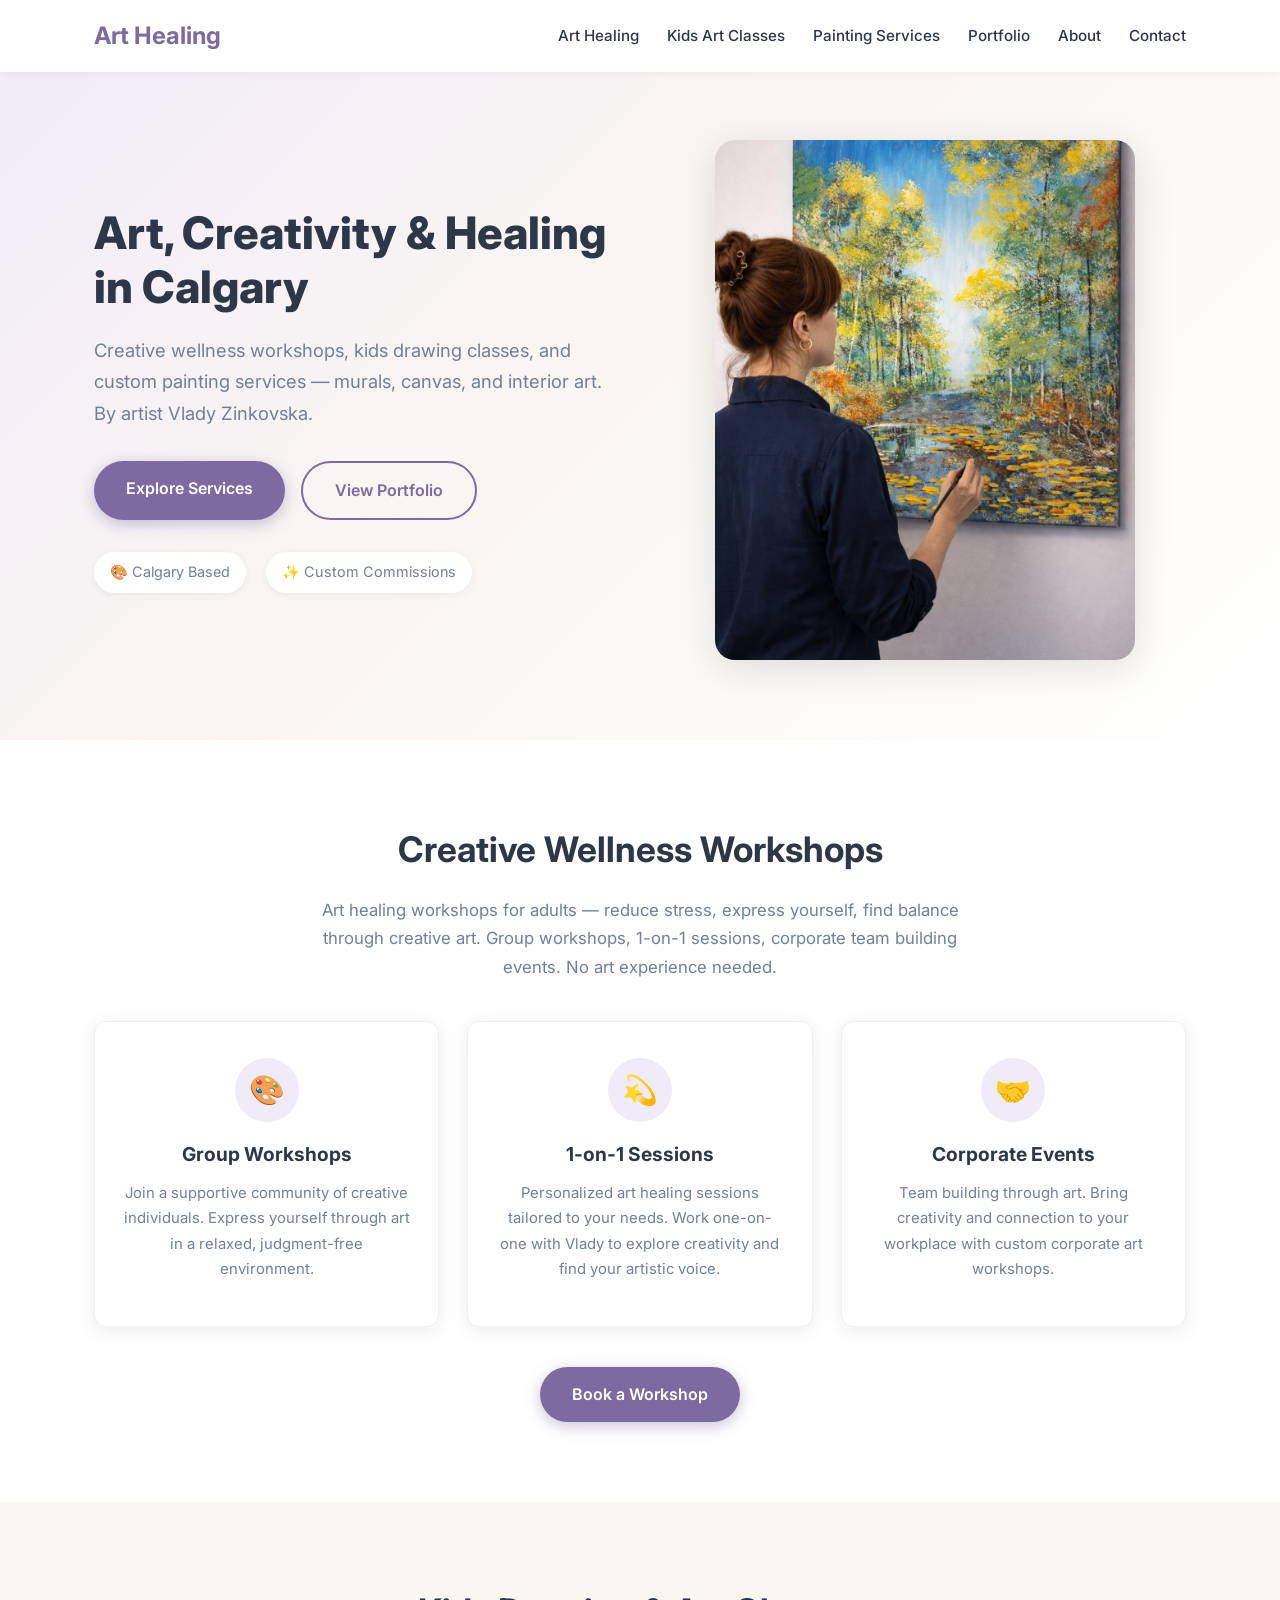
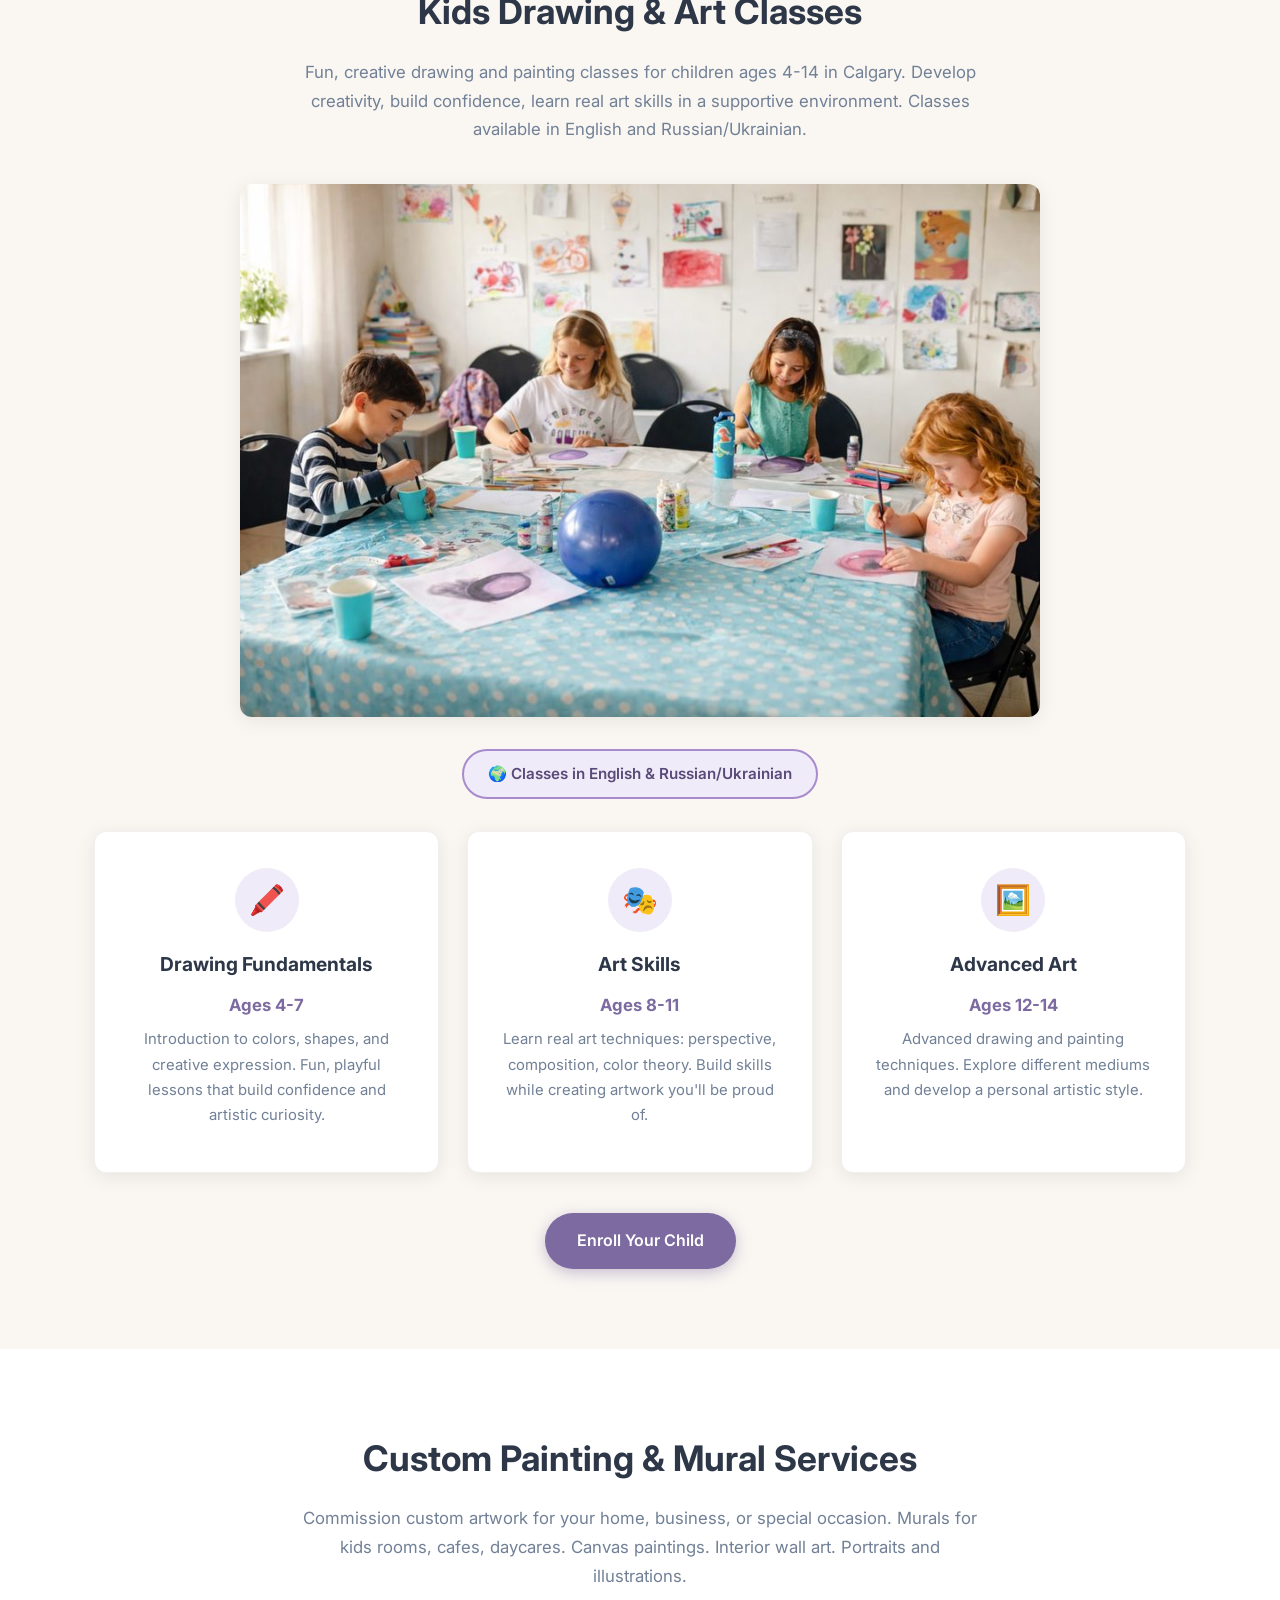
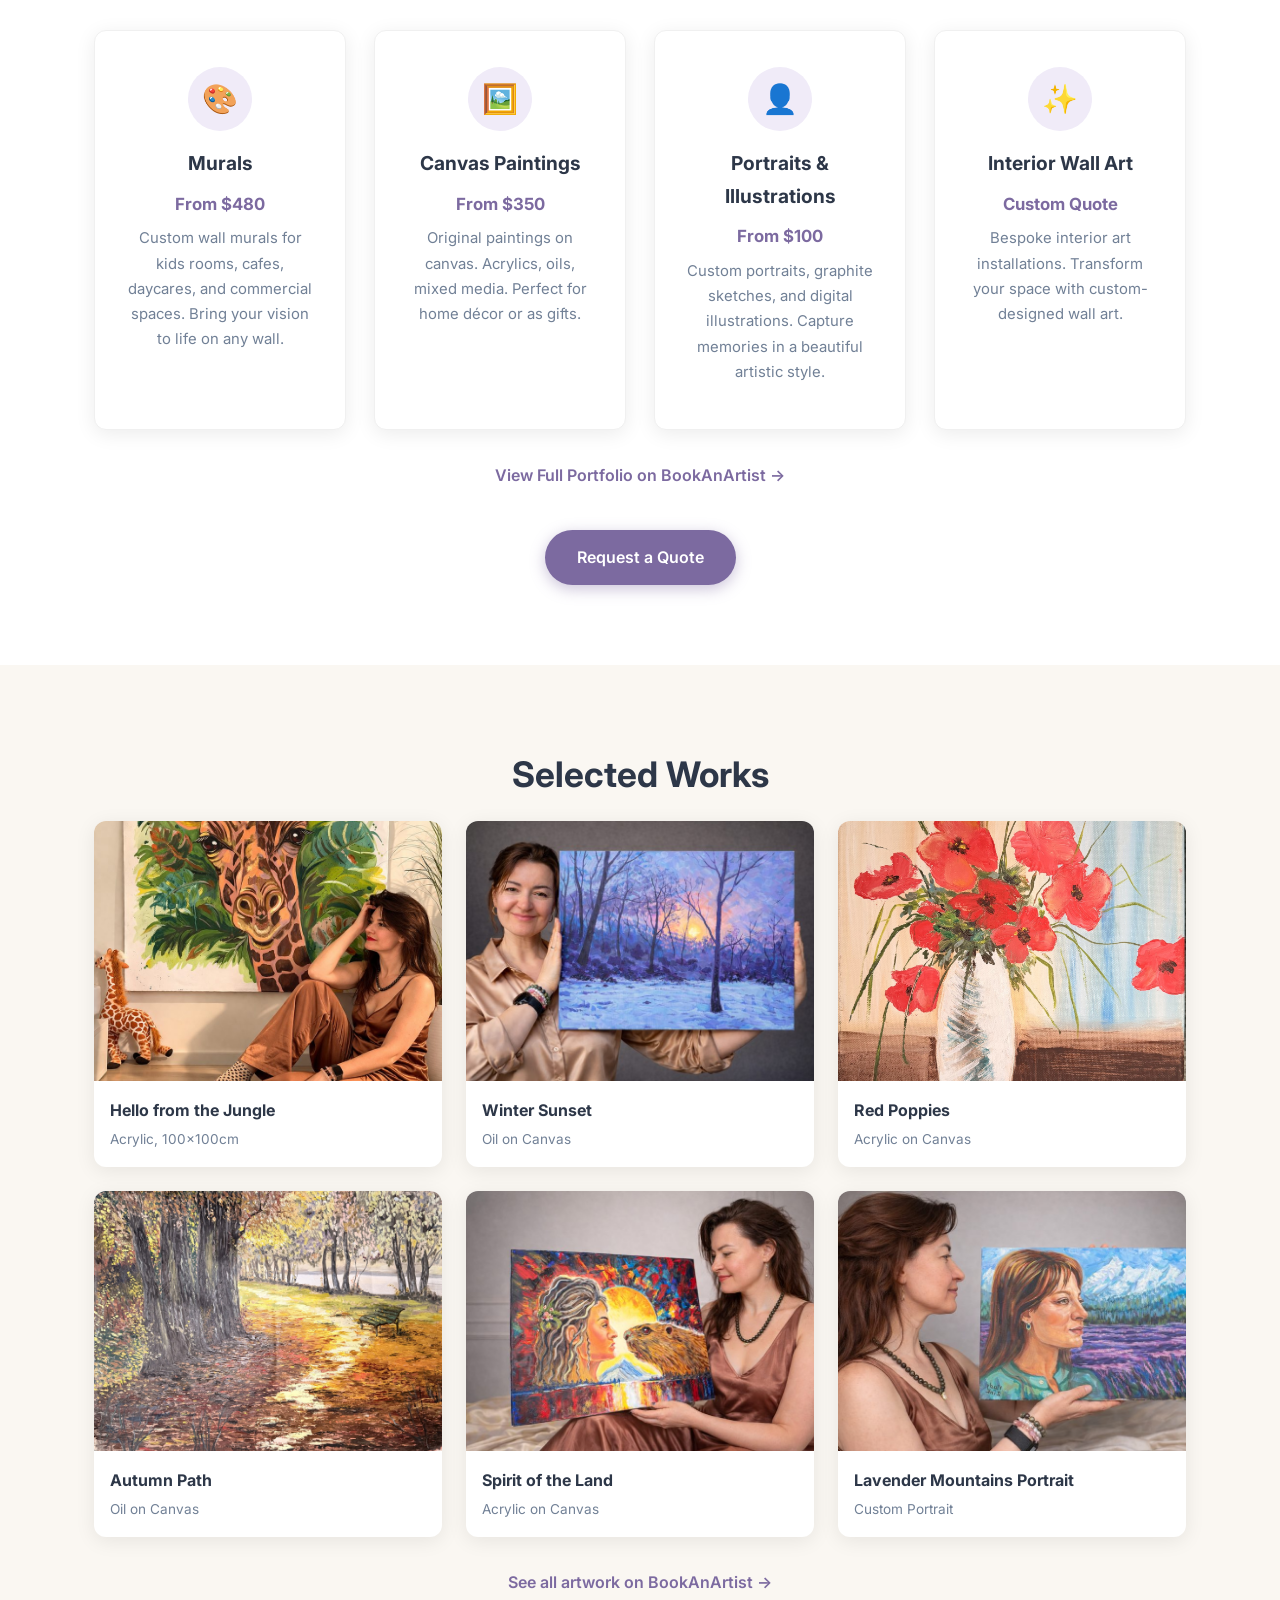
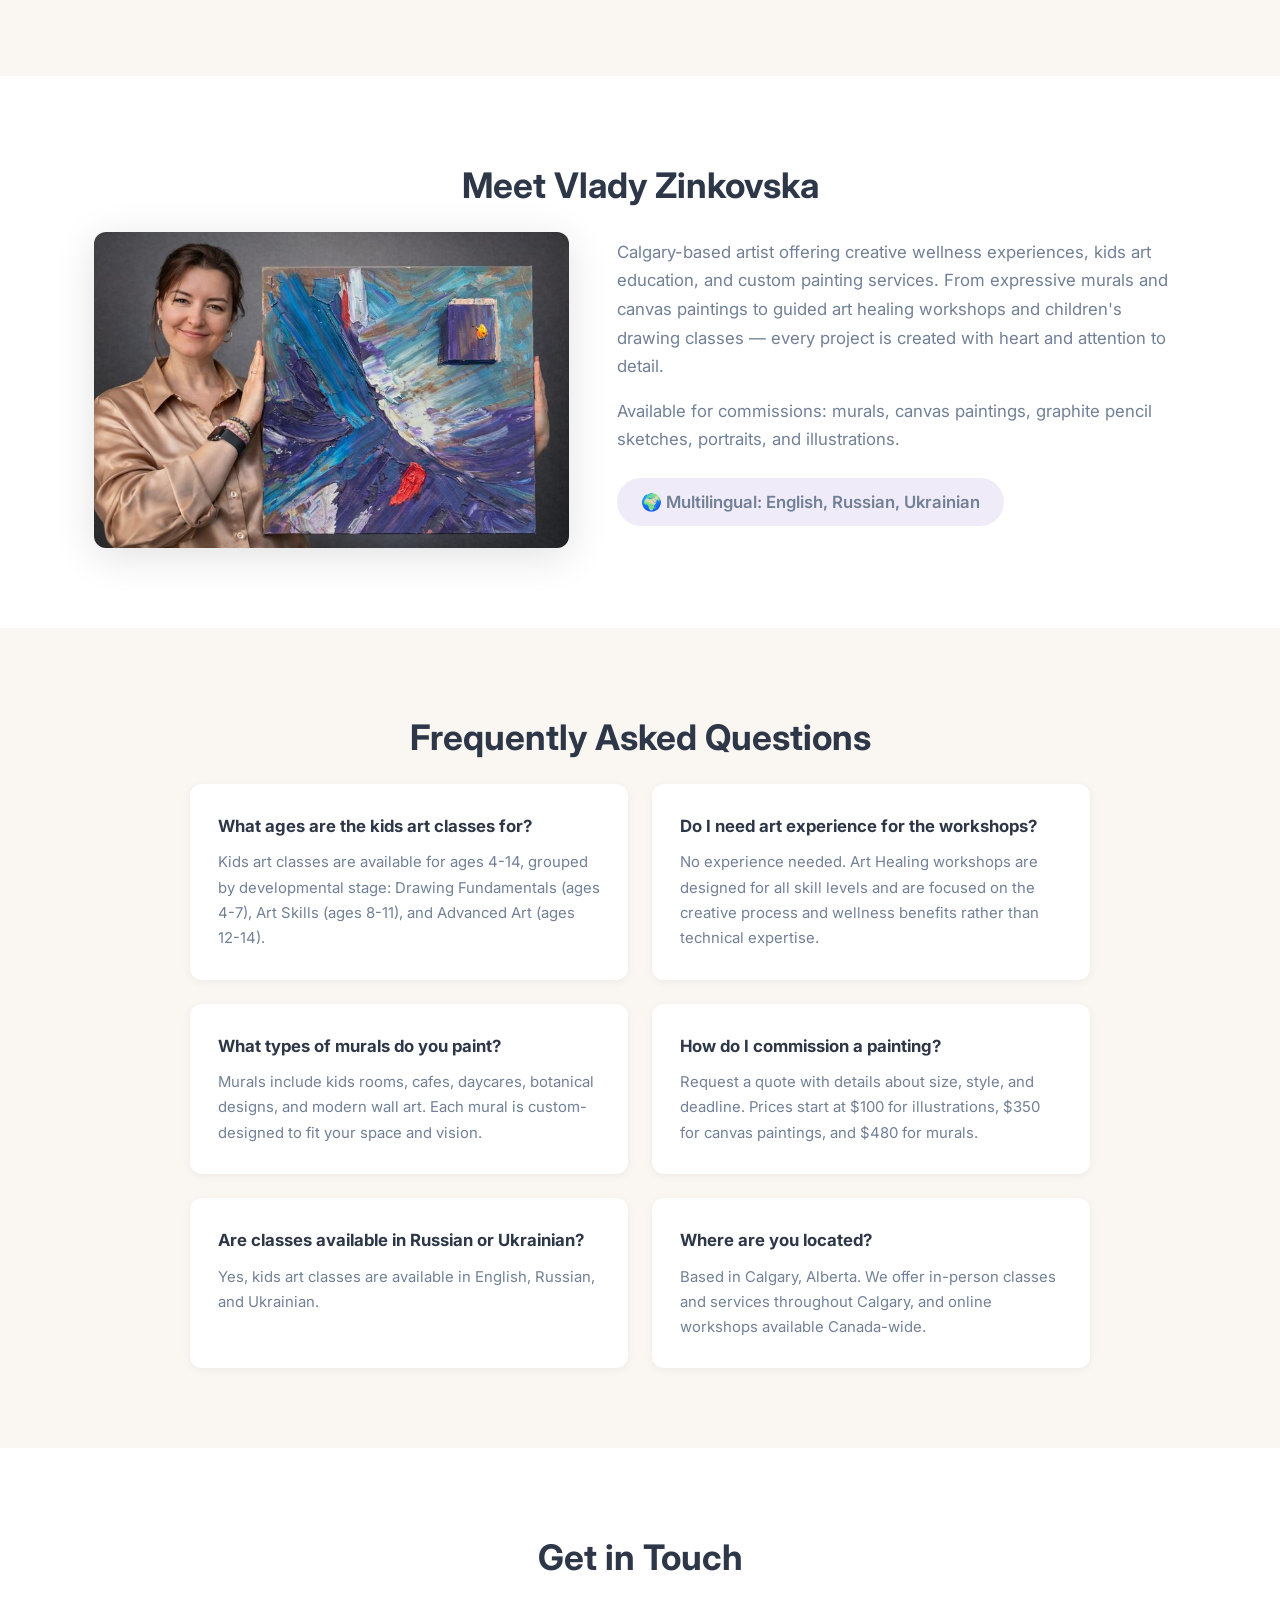
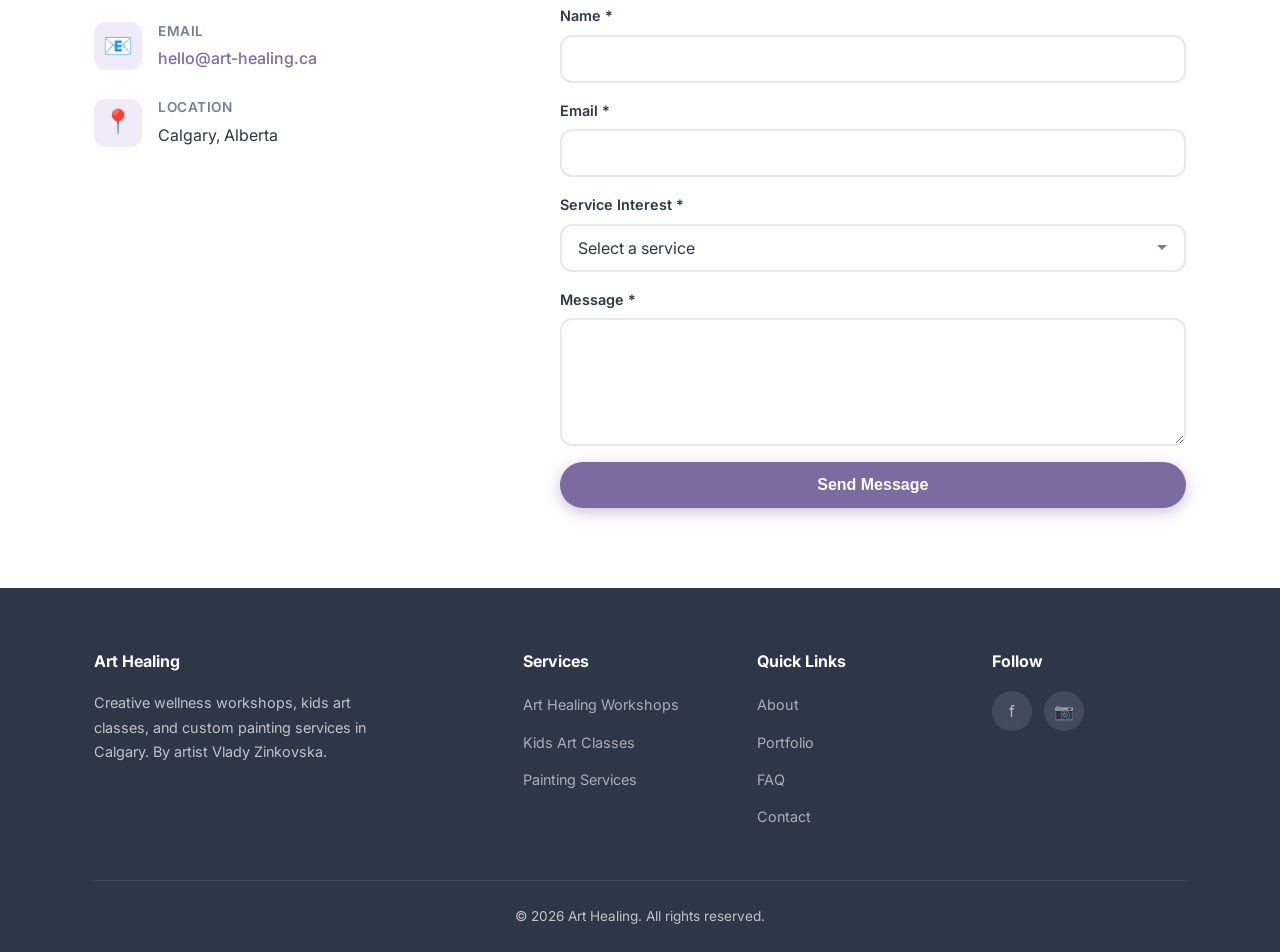
<file: index.html>
<!DOCTYPE html>
<html lang="en">
<head>
  <meta charset="UTF-8">
  <meta name="viewport" content="width=device-width, initial-scale=1.0">
  <title>Art Healing Calgary | Kids Art Classes, Custom Murals & Creative Wellness</title>
  <meta name="description" content="Calgary artist Vlady Zinkovska — creative wellness workshops, kids drawing classes, custom murals, canvas paintings & interior art. Book now.">
  <meta name="keywords" content="art healing Calgary, kids art classes Calgary, mural painter Calgary, custom painting Calgary, drawing classes for kids, creative wellness workshops">
  <meta name="google-site-verification" content="RE-4eRrQ2pDCdExUfuhXsBAxTDd8OAjCA4iUACjofAU" />

  <!-- Open Graph / Social Media -->
  <meta property="og:type" content="website">
  <meta property="og:url" content="https://art-healing.ca/">
  <meta property="og:title" content="Art Healing Calgary | Kids Art Classes, Custom Murals & Creative Wellness">
  <meta property="og:description" content="Calgary artist Vlady Zinkovska — creative wellness workshops, kids drawing classes, custom murals, canvas paintings & interior art.">
  <meta property="og:image" content="https://art-healing.ca/og-image.jpg">

  <!-- Geo Tags -->
  <meta name="geo.position" content="51.0447;-114.0719">
  <meta name="ICBM" content="51.0447, -114.0719">
  <meta name="geo.placename" content="Calgary, Alberta, Canada">
  <meta name="geo.region" content="CA-AB">

  <!-- Canonical -->
  <link rel="canonical" href="https://art-healing.ca/">

  <!-- Stylesheet -->
  <link rel="stylesheet" href="/css/style.css?v=5">
  <link rel="preconnect" href="https://fonts.googleapis.com">
  <link rel="preconnect" href="https://fonts.gstatic.com" crossorigin>
  <link href="https://fonts.googleapis.com/css2?family=Inter:wght@400;500;600;700&display=swap" rel="stylesheet">

  <!-- JSON-LD Schema: LocalBusiness -->
  <script type="application/ld+json">
  {
    "@context": "https://schema.org",
    "@type": "LocalBusiness",
    "name": "Art Healing",
    "image": "https://art-healing.ca/og-image.jpg",
    "description": "Creative wellness workshops, kids art classes, and custom painting services in Calgary",
    "address": {
      "@type": "PostalAddress",
      "addressLocality": "Calgary",
      "addressRegion": "AB",
      "addressCountry": "CA"
    },
    "telephone": "",
    "email": "hello@art-healing.ca",
    "url": "https://art-healing.ca",
    "priceRange": "$100 - $2000+",
    "geo": {
      "@type": "GeoCoordinates",
      "latitude": 51.0447,
      "longitude": -114.0719
    },
    "areaServed": "Calgary, Alberta, Canada"
  }
  </script>

  <!-- JSON-LD Schema: FAQPage -->
  <script type="application/ld+json">
  {
    "@context": "https://schema.org",
    "@type": "FAQPage",
    "mainEntity": [
      {
        "@type": "Question",
        "name": "What ages are the kids art classes for?",
        "acceptedAnswer": {
          "@type": "Answer",
          "text": "Kids art classes are available for ages 4-14, grouped by developmental stage: Drawing Fundamentals (ages 4-7), Art Skills (ages 8-11), and Advanced Art (ages 12-14)."
        }
      },
      {
        "@type": "Question",
        "name": "Do I need art experience for the workshops?",
        "acceptedAnswer": {
          "@type": "Answer",
          "text": "No experience needed. Art Healing workshops are designed for all skill levels and are focused on the creative process and wellness benefits rather than technical expertise."
        }
      },
      {
        "@type": "Question",
        "name": "What types of murals do you paint?",
        "acceptedAnswer": {
          "@type": "Answer",
          "text": "Murals include kids rooms, cafes, daycares, botanical designs, and modern wall art. Each mural is custom-designed to fit your space and vision."
        }
      },
      {
        "@type": "Question",
        "name": "How do I commission a painting?",
        "acceptedAnswer": {
          "@type": "Answer",
          "text": "Request a quote with details about size, style, and deadline. Prices start at $100 for illustrations, $350 for canvas paintings, and $480 for murals."
        }
      },
      {
        "@type": "Question",
        "name": "Are classes available in Russian or Ukrainian?",
        "acceptedAnswer": {
          "@type": "Answer",
          "text": "Yes, kids art classes are available in English, Russian, and Ukrainian."
        }
      },
      {
        "@type": "Question",
        "name": "Where are you located?",
        "acceptedAnswer": {
          "@type": "Answer",
          "text": "Based in Calgary, Alberta. We offer in-person classes and services throughout Calgary, and online workshops available Canada-wide."
        }
      }
    ]
  }
  </script>
</head>
<body>
  <!-- HEADER -->
  <header class="header">
    <div class="container">
      <div class="header-content">
        <div class="logo">
          <h1>Art Healing</h1>
        </div>

        <!-- Desktop Navigation -->
        <nav class="nav nav-desktop">
          <ul>
            <li><a href="#art-healing">Art Healing</a></li>
            <li><a href="#kids-classes">Kids Art Classes</a></li>
            <li><a href="#painting-services">Painting Services</a></li>
            <li><a href="#portfolio">Portfolio</a></li>
            <li><a href="#about">About</a></li>
            <li><a href="#contact">Contact</a></li>
          </ul>
        </nav>

        <!-- Mobile Hamburger Menu -->
        <button class="hamburger" aria-label="Toggle menu" onclick="toggleMobileMenu()">
          <span></span>
          <span></span>
          <span></span>
        </button>
      </div>

      <!-- Mobile Navigation -->
      <nav class="nav nav-mobile" id="mobileMenu">
        <ul>
          <li><a href="#art-healing" onclick="toggleMobileMenu()">Art Healing</a></li>
          <li><a href="#kids-classes" onclick="toggleMobileMenu()">Kids Art Classes</a></li>
          <li><a href="#painting-services" onclick="toggleMobileMenu()">Painting Services</a></li>
          <li><a href="#portfolio" onclick="toggleMobileMenu()">Portfolio</a></li>
          <li><a href="#about" onclick="toggleMobileMenu()">About</a></li>
          <li><a href="#contact" onclick="toggleMobileMenu()">Contact</a></li>
        </ul>
      </nav>
    </div>
  </header>

  <!-- HERO SECTION -->
  <section class="hero">
    <div class="container">
      <div class="hero-grid">
        <div class="hero-content">
          <h2>Art, Creativity & Healing in Calgary</h2>
          <p>Creative wellness workshops, kids drawing classes, and custom painting services — murals, canvas, and interior art. By artist Vlady Zinkovska.</p>

          <div class="hero-ctas">
            <a href="#art-healing" class="cta-button cta-primary">Explore Services</a>
            <a href="#portfolio" class="cta-button cta-secondary">View Portfolio</a>
          </div>

          <div class="trust-badges">
            <span class="badge">🎨 Calgary Based</span>
            <span class="badge">✨ Custom Commissions</span>
          </div>
        </div>
        <div class="hero-image">
          <img src="/images/hero-artist.jpg" alt="Artist Vlady Zinkovska painting autumn landscape in Calgary studio" width="1024" height="1536" loading="eager">
        </div>
      </div>
    </div>
  </section>

  <!-- SECTION 1: ART HEALING WORKSHOPS -->
  <section id="art-healing" class="section services-section">
    <div class="container">
      <h2>Creative Wellness Workshops</h2>
      <p class="section-description">Art healing workshops for adults — reduce stress, express yourself, find balance through creative art. Group workshops, 1-on-1 sessions, corporate team building events. No art experience needed.</p>

      <div class="services-grid">
        <div class="service-card">
          <div class="service-icon">🎨</div>
          <h3>Group Workshops</h3>
          <p>Join a supportive community of creative individuals. Express yourself through art in a relaxed, judgment-free environment.</p>
        </div>

        <div class="service-card">
          <div class="service-icon">💫</div>
          <h3>1-on-1 Sessions</h3>
          <p>Personalized art healing sessions tailored to your needs. Work one-on-one with Vlady to explore creativity and find your artistic voice.</p>
        </div>

        <div class="service-card">
          <div class="service-icon">🤝</div>
          <h3>Corporate Events</h3>
          <p>Team building through art. Bring creativity and connection to your workplace with custom corporate art workshops.</p>
        </div>
      </div>

      <div class="section-cta">
        <a href="#contact" class="cta-button cta-primary">Book a Workshop</a>
      </div>
    </div>
  </section>

  <!-- SECTION 2: KIDS ART CLASSES -->
  <section id="kids-classes" class="section services-section alt-bg">
    <div class="container">
      <h2>Kids Drawing & Art Classes</h2>
      <p class="section-description">Fun, creative drawing and painting classes for children ages 4-14 in Calgary. Develop creativity, build confidence, learn real art skills in a supportive environment. Classes available in English and Russian/Ukrainian.</p>

      <div class="section-feature-image">
        <img src="/images/kids-class-group.jpg" alt="Kids art class in Calgary — children painting together at table" width="900" height="600" loading="lazy">
      </div>

      <div class="highlight-badge">
        <span>🌍 Classes in English & Russian/Ukrainian</span>
      </div>

      <div class="services-grid">
        <div class="service-card">
          <div class="service-icon">🖍️</div>
          <h3>Drawing Fundamentals</h3>
          <p><strong>Ages 4-7</strong></p>
          <p>Introduction to colors, shapes, and creative expression. Fun, playful lessons that build confidence and artistic curiosity.</p>
        </div>

        <div class="service-card">
          <div class="service-icon">🎭</div>
          <h3>Art Skills</h3>
          <p><strong>Ages 8-11</strong></p>
          <p>Learn real art techniques: perspective, composition, color theory. Build skills while creating artwork you'll be proud of.</p>
        </div>

        <div class="service-card">
          <div class="service-icon">🖼️</div>
          <h3>Advanced Art</h3>
          <p><strong>Ages 12-14</strong></p>
          <p>Advanced drawing and painting techniques. Explore different mediums and develop a personal artistic style.</p>
        </div>
      </div>

      <div class="section-cta">
        <a href="#contact" class="cta-button cta-primary">Enroll Your Child</a>
      </div>
    </div>
  </section>

  <!-- SECTION 3: PAINTING SERVICES -->
  <section id="painting-services" class="section services-section">
    <div class="container">
      <h2>Custom Painting & Mural Services</h2>
      <p class="section-description">Commission custom artwork for your home, business, or special occasion. Murals for kids rooms, cafes, daycares. Canvas paintings. Interior wall art. Portraits and illustrations.</p>

      <div class="services-grid services-4-col">
        <div class="service-card">
          <div class="service-icon">🎨</div>
          <h3>Murals</h3>
          <p><strong>From $480</strong></p>
          <p>Custom wall murals for kids rooms, cafes, daycares, and commercial spaces. Bring your vision to life on any wall.</p>
        </div>

        <div class="service-card">
          <div class="service-icon">🖼️</div>
          <h3>Canvas Paintings</h3>
          <p><strong>From $350</strong></p>
          <p>Original paintings on canvas. Acrylics, oils, mixed media. Perfect for home décor or as gifts.</p>
        </div>

        <div class="service-card">
          <div class="service-icon">👤</div>
          <h3>Portraits & Illustrations</h3>
          <p><strong>From $100</strong></p>
          <p>Custom portraits, graphite sketches, and digital illustrations. Capture memories in a beautiful artistic style.</p>
        </div>

        <div class="service-card">
          <div class="service-icon">✨</div>
          <h3>Interior Wall Art</h3>
          <p><strong>Custom Quote</strong></p>
          <p>Bespoke interior art installations. Transform your space with custom-designed wall art.</p>
        </div>
      </div>

      <div class="portfolio-link">
        <p><a href="https://bookanartist.co/artist/artist-for-hire/22168" target="_blank" rel="noopener noreferrer">View Full Portfolio on BookAnArtist →</a></p>
      </div>

      <div class="section-cta">
        <a href="#contact" class="cta-button cta-primary">Request a Quote</a>
      </div>
    </div>
  </section>

  <!-- PORTFOLIO PREVIEW -->
  <section id="portfolio" class="section portfolio-section alt-bg">
    <div class="container">
      <h2>Selected Works</h2>

      <div class="portfolio-grid">
        <div class="portfolio-item">
          <img class="portfolio-image" src="/images/portfolio-giraffe.jpg" alt="Hello from the Jungle — acrylic giraffe painting by Vlady Zinkovska" loading="lazy">
          <h3>Hello from the Jungle</h3>
          <p>Acrylic, 100x100cm</p>
        </div>

        <div class="portfolio-item">
          <img class="portfolio-image" src="/images/portfolio-winter-sunset.jpg" alt="Winter Sunset — oil painting of snowy forest at sunset" loading="lazy">
          <h3>Winter Sunset</h3>
          <p>Oil on Canvas</p>
        </div>

        <div class="portfolio-item">
          <img class="portfolio-image" src="/images/portfolio-new-poppies.jpg" alt="Red Poppies — floral still life painting by Calgary artist Vlady Zinkovska" loading="lazy">
          <h3>Red Poppies</h3>
          <p>Acrylic on Canvas</p>
        </div>

        <div class="portfolio-item">
          <img class="portfolio-image" src="/images/portfolio-autumn-path.jpg" alt="Autumn Path — golden fall forest scene painting by Vlady Zinkovska, Calgary" loading="lazy">
          <h3>Autumn Path</h3>
          <p>Oil on Canvas</p>
        </div>

        <div class="portfolio-item">
          <img class="portfolio-image" src="/images/portfolio-spirit-land.jpg" alt="Spirit of the Land — colorful acrylic painting" loading="lazy">
          <h3>Spirit of the Land</h3>
          <p>Acrylic on Canvas</p>
        </div>

        <div class="portfolio-item">
          <img class="portfolio-image" src="/images/portfolio-lavender-portrait.jpg" alt="Lavender Mountains Portrait — custom portrait painting by Vlady Zinkovska" loading="lazy">
          <h3>Lavender Mountains Portrait</h3>
          <p>Custom Portrait</p>
        </div>
      </div>

      <div class="portfolio-link">
        <p><a href="https://bookanartist.co/artist/artist-for-hire/22168" target="_blank" rel="noopener noreferrer">See all artwork on BookAnArtist →</a></p>
      </div>
    </div>
  </section>

  <!-- ABOUT SECTION -->
  <section id="about" class="section about-section">
    <div class="container">
      <h2>Meet Vlady Zinkovska</h2>

      <div class="about-grid">
        <div class="about-image">
          <img src="/images/about-vlady.jpg" alt="Artist Vlady Zinkovska holding abstract painting in Calgary studio" width="700" height="466" loading="lazy">
        </div>
        <div class="about-content">
          <p>Calgary-based artist offering creative wellness experiences, kids art education, and custom painting services. From expressive murals and canvas paintings to guided art healing workshops and children's drawing classes — every project is created with heart and attention to detail.</p>

          <p>Available for commissions: murals, canvas paintings, graphite pencil sketches, portraits, and illustrations.</p>

          <p class="about-highlight">🌍 Multilingual: English, Russian, Ukrainian</p>
        </div>
      </div>
    </div>
  </section>

  <!-- FAQ SECTION -->
  <section id="faq" class="section faq-section alt-bg">
    <div class="container">
      <h2>Frequently Asked Questions</h2>

      <div class="faq-grid">
        <div class="faq-item">
          <h3>What ages are the kids art classes for?</h3>
          <p>Kids art classes are available for ages 4-14, grouped by developmental stage: Drawing Fundamentals (ages 4-7), Art Skills (ages 8-11), and Advanced Art (ages 12-14).</p>
        </div>

        <div class="faq-item">
          <h3>Do I need art experience for the workshops?</h3>
          <p>No experience needed. Art Healing workshops are designed for all skill levels and are focused on the creative process and wellness benefits rather than technical expertise.</p>
        </div>

        <div class="faq-item">
          <h3>What types of murals do you paint?</h3>
          <p>Murals include kids rooms, cafes, daycares, botanical designs, and modern wall art. Each mural is custom-designed to fit your space and vision.</p>
        </div>

        <div class="faq-item">
          <h3>How do I commission a painting?</h3>
          <p>Request a quote with details about size, style, and deadline. Prices start at $100 for illustrations, $350 for canvas paintings, and $480 for murals.</p>
        </div>

        <div class="faq-item">
          <h3>Are classes available in Russian or Ukrainian?</h3>
          <p>Yes, kids art classes are available in English, Russian, and Ukrainian.</p>
        </div>

        <div class="faq-item">
          <h3>Where are you located?</h3>
          <p>Based in Calgary, Alberta. We offer in-person classes and services throughout Calgary, and online workshops available Canada-wide.</p>
        </div>
      </div>
    </div>
  </section>

  <!-- CONTACT SECTION -->
  <section id="contact" class="section contact-section">
    <div class="container">
      <h2>Get in Touch</h2>

      <div class="contact-wrapper">
        <div class="contact-info">
          <div class="contact-item">
            <span class="contact-icon">📧</span>
            <div>
              <p class="contact-label">Email</p>
              <a href="mailto:hello@art-healing.ca">hello@art-healing.ca</a>
            </div>
          </div>

          <div class="contact-item">
            <span class="contact-icon">📍</span>
            <div>
              <p class="contact-label">Location</p>
              <p>Calgary, Alberta</p>
            </div>
          </div>
        </div>

        <form class="contact-form" id="contactForm" onsubmit="handleContactForm(event)">
          <div class="form-group">
            <label for="name">Name *</label>
            <input type="text" id="name" name="name" required>
          </div>

          <div class="form-group">
            <label for="email">Email *</label>
            <input type="email" id="email" name="email" required>
          </div>

          <div class="form-group">
            <label for="service">Service Interest *</label>
            <select id="service" name="service" required>
              <option value="">Select a service</option>
              <option value="art-healing-workshop">Art Healing Workshop</option>
              <option value="kids-art-class">Kids Art Class</option>
              <option value="mural-painting">Mural/Painting Commission</option>
              <option value="other">Other</option>
            </select>
          </div>

          <div class="form-group">
            <label for="message">Message *</label>
            <textarea id="message" name="message" rows="5" required></textarea>
          </div>

          <button type="submit" class="cta-button cta-primary">Send Message</button>
        </form>
      </div>
    </div>
  </section>

  <!-- FOOTER -->
  <footer class="footer">
    <div class="container">
      <div class="footer-grid">
        <div class="footer-section">
          <h4>Art Healing</h4>
          <p>Creative wellness workshops, kids art classes, and custom painting services in Calgary. By artist Vlady Zinkovska.</p>
        </div>

        <div class="footer-section">
          <h4>Services</h4>
          <ul>
            <li><a href="#art-healing">Art Healing Workshops</a></li>
            <li><a href="#kids-classes">Kids Art Classes</a></li>
            <li><a href="#painting-services">Painting Services</a></li>
          </ul>
        </div>

        <div class="footer-section">
          <h4>Quick Links</h4>
          <ul>
            <li><a href="#about">About</a></li>
            <li><a href="#portfolio">Portfolio</a></li>
            <li><a href="#faq">FAQ</a></li>
            <li><a href="#contact">Contact</a></li>
          </ul>
        </div>

        <div class="footer-section">
          <h4>Follow</h4>
          <div class="social-links">
            <a href="https://facebook.com" target="_blank" rel="noopener noreferrer" aria-label="Facebook">f</a>
            <a href="https://instagram.com" target="_blank" rel="noopener noreferrer" aria-label="Instagram">📷</a>
          </div>
        </div>
      </div>

      <div class="footer-bottom">
        <p>&copy; 2026 Art Healing. All rights reserved.</p>
      </div>
    </div>
  </footer>

  <!-- JavaScript -->
  <script>
    // Mobile menu toggle
    function toggleMobileMenu() {
      const menu = document.getElementById('mobileMenu');
      menu.classList.toggle('active');
    }

    // Close menu when clicking outside
    document.addEventListener('click', function(event) {
      const header = document.querySelector('header');
      const mobileMenu = document.getElementById('mobileMenu');
      const hamburger = document.querySelector('.hamburger');

      if (!header.contains(event.target)) {
        mobileMenu.classList.remove('active');
      }
    });

    // Handle contact form submission
    function handleContactForm(event) {
      event.preventDefault();

      const form = event.target;
      const name = form.querySelector('#name').value;
      const email = form.querySelector('#email').value;
      const service = form.querySelector('#service').value;
      const message = form.querySelector('#message').value;

      // Create mailto link with form data
      const subject = encodeURIComponent(`Art Healing Inquiry - ${service}`);
      const body = encodeURIComponent(
        `Name: ${name}\nEmail: ${email}\nService: ${service}\n\nMessage:\n${message}`
      );

      // Open mail client
      window.location.href = `mailto:hello@art-healing.ca?subject=${subject}&body=${body}`;

      // Reset form
      form.reset();
      alert('Thank you! Your message will be sent via your email client. If it didn\'t open, please email hello@art-healing.ca directly.');
    }
  </script>
</body>
</html>
</file>
<file: css/style.css>
/* ===== RESET & BASE ===== */
*, *::before, *::after { box-sizing: border-box; margin: 0; padding: 0; }
html { scroll-behavior: smooth; font-size: 16px; }
body {
  font-family: 'Inter', -apple-system, BlinkMacSystemFont, 'Segoe UI', Roboto, sans-serif;
  color: #2d3748; line-height: 1.7; background: #fff;
}
img { max-width: 100%; height: auto; display: block; }
a { text-decoration: none; color: inherit; }
ul { list-style: none; }

/* ===== VARIABLES ===== */
:root {
  --primary: #7c6aa0;
  --primary-light: #a78bcc;
  --primary-dark: #5a4a7a;
  --accent: #e8b86d;
  --accent-light: #f5d9a0;
  --text: #2d3748;
  --text-light: #718096;
  --bg-warm: #faf7f2;
  --bg-lavender: #f0ebf8;
  --white: #ffffff;
  --shadow: 0 4px 20px rgba(0,0,0,0.08);
  --shadow-lg: 0 8px 40px rgba(0,0,0,0.12);
  --radius: 12px;
  --transition: all 0.3s ease;
}

/* ===== UTILITY ===== */
.container { max-width: 1140px; margin: 0 auto; padding: 0 24px; }
.section { padding: 80px 0; }
.alt-bg { background: var(--bg-warm); }

/* ===== CTA BUTTONS ===== */
.cta-button {
  display: inline-block; padding: 14px 32px; border-radius: 50px;
  font-weight: 600; font-size: 1rem; cursor: pointer;
  transition: var(--transition); border: none; text-align: center;
}
.cta-primary {
  background: var(--primary); color: var(--white);
  box-shadow: 0 4px 15px rgba(124,106,160,0.4);
}
.cta-primary:hover { background: var(--primary-dark); transform: translateY(-2px); }
.cta-secondary {
  background: transparent; color: var(--primary);
  border: 2px solid var(--primary);
}
.cta-secondary:hover { background: var(--primary); color: var(--white); }

/* ===== HEADER / NAV ===== */
.header {
  position: fixed; top: 0; left: 0; right: 0; z-index: 1000;
  background: rgba(255,255,255,0.95); backdrop-filter: blur(10px);
  box-shadow: 0 1px 10px rgba(0,0,0,0.05);
}
.header .container { padding-top: 0; padding-bottom: 0; }
.header-content {
  display: flex; align-items: center; justify-content: space-between;
  height: 72px;
}
.logo h1 {
  font-size: 1.5rem; font-weight: 700; color: var(--primary);
  margin: 0;
}
.nav ul { display: flex; gap: 28px; align-items: center; }
.nav a {
  font-weight: 500; color: var(--text); transition: var(--transition);
  font-size: 0.95rem;
}
.nav a:hover { color: var(--primary); }
.nav-mobile {
  display: none; position: absolute; top: 72px; left: 0; right: 0;
  background: var(--white); box-shadow: var(--shadow); padding: 24px;
}
.nav-mobile ul { flex-direction: column; gap: 16px; }
.nav-mobile.active { display: block; }

/* Hamburger */
.hamburger {
  display: none; background: none; border: none; cursor: pointer;
  padding: 8px; flex-direction: column; gap: 5px;
}
.hamburger span {
  display: block; width: 24px; height: 2px; background: var(--text);
  transition: var(--transition);
}

/* ===== HERO ===== */
.hero {
  padding: 140px 0 80px;
  background: linear-gradient(135deg, var(--bg-lavender) 0%, var(--bg-warm) 50%, #fff 100%);
}
.hero-grid {
  display: grid; grid-template-columns: 1fr 1fr; gap: 48px; align-items: center;
}
.hero-content h2 {
  font-size: 2.8rem; font-weight: 800; line-height: 1.2;
  margin-bottom: 20px; color: var(--text);
}
.hero-content p {
  font-size: 1.15rem; color: var(--text-light); margin-bottom: 32px;
  max-width: 520px;
}
.hero-ctas { display: flex; gap: 16px; flex-wrap: wrap; }
.hero-image {
  display: flex; justify-content: center; align-items: center;
}
.hero-image img {
  width: 100%; max-width: 420px; height: auto;
  border-radius: 20px; box-shadow: var(--shadow-lg);
  object-fit: cover; max-height: 520px;
}
.trust-badges {
  display: flex; gap: 20px; margin-top: 32px; flex-wrap: wrap;
}
.trust-badges .badge {
  font-size: 0.9rem; color: var(--text-light);
  background: var(--white); padding: 8px 16px; border-radius: 50px;
  box-shadow: 0 2px 8px rgba(0,0,0,0.06);
}

/* ===== SECTION COMMON ===== */
.services-section h2, .portfolio-section h2, .about-section h2,
.faq-section h2, .contact-section h2 {
  font-size: 2.2rem; font-weight: 700; text-align: center;
  margin-bottom: 16px; color: var(--text);
}
.section-description {
  text-align: center; color: var(--text-light); font-size: 1.05rem;
  max-width: 680px; margin: 0 auto 40px;
}
.section-cta { text-align: center; margin-top: 40px; }

/* ===== SERVICES GRID ===== */
.services-grid {
  display: grid; grid-template-columns: repeat(3, 1fr); gap: 28px;
}
.services-4-col {
  grid-template-columns: repeat(4, 1fr);
}
.service-card {
  background: var(--white); border-radius: var(--radius); padding: 36px 28px;
  text-align: center; box-shadow: var(--shadow); transition: var(--transition);
  border: 1px solid #f0f0f0;
}
.service-card:hover { transform: translateY(-6px); box-shadow: var(--shadow-lg); }
.service-icon {
  width: 64px; height: 64px; border-radius: 50%; margin: 0 auto 16px;
  display: flex; align-items: center; justify-content: center;
  font-size: 1.8rem; background: var(--bg-lavender);
}
.service-card h3 {
  font-size: 1.2rem; margin-bottom: 10px; color: var(--text);
}
.service-card p {
  color: var(--text-light); font-size: 0.93rem; margin-bottom: 8px;
}
.service-card p strong {
  color: var(--primary); font-size: 1.05rem;
}

/* ===== HIGHLIGHT BADGE (multilingual) ===== */
.highlight-badge {
  text-align: center; margin-bottom: 32px;
}
.highlight-badge span {
  display: inline-block; background: var(--bg-lavender);
  color: var(--primary-dark); padding: 10px 24px; border-radius: 50px;
  font-weight: 600; font-size: 0.95rem;
  border: 2px solid var(--primary-light);
}

/* ===== PORTFOLIO LINK ===== */
.portfolio-link {
  text-align: center; margin-top: 32px;
}
.portfolio-link a {
  color: var(--primary); font-weight: 600; font-size: 1rem;
  transition: var(--transition);
}
.portfolio-link a:hover { color: var(--primary-dark); }

/* ===== SECTION FEATURE IMAGE ===== */
.section-feature-image {
  max-width: 800px; margin: 0 auto 32px; border-radius: var(--radius);
  overflow: hidden; box-shadow: var(--shadow);
}
.section-feature-image img {
  width: 100%; height: auto; display: block;
}

/* ===== PORTFOLIO SECTION ===== */
.portfolio-grid {
  display: grid; grid-template-columns: repeat(3, 1fr); gap: 24px;
}
.portfolio-item {
  background: var(--white); border-radius: var(--radius); overflow: hidden;
  box-shadow: var(--shadow); transition: var(--transition);
}
.portfolio-item:hover { transform: translateY(-4px); box-shadow: var(--shadow-lg); }
img.portfolio-image {
  width: 100%; height: 260px; object-fit: cover; display: block;
}
.portfolio-item h3 {
  font-size: 1rem; padding: 16px 16px 4px; color: var(--text);
}
.portfolio-item p {
  font-size: 0.85rem; padding: 0 16px 16px; color: var(--text-light);
}

/* ===== ABOUT SECTION ===== */
.about-section { background: var(--white); }
.about-grid {
  display: grid; grid-template-columns: 1fr 1.2fr; gap: 48px; align-items: center;
}
.about-image {
  border-radius: var(--radius); overflow: hidden; box-shadow: var(--shadow-lg);
}
.about-image img {
  width: 100%; height: auto; display: block;
}
.about-content p {
  color: var(--text-light); font-size: 1.05rem; margin-bottom: 16px;
}
.about-highlight {
  display: inline-block; background: var(--bg-lavender);
  color: var(--primary-dark); padding: 10px 24px; border-radius: 50px;
  font-weight: 600; font-size: 0.95rem; margin-top: 8px;
}

/* ===== FAQ SECTION ===== */
.faq-grid {
  display: grid; grid-template-columns: repeat(2, 1fr); gap: 24px;
  max-width: 900px; margin: 0 auto;
}
.faq-item {
  background: var(--white); border-radius: var(--radius); padding: 28px;
  box-shadow: 0 2px 10px rgba(0,0,0,0.05);
}
.faq-item h3 {
  font-size: 1.05rem; margin-bottom: 10px; color: var(--text);
}
.faq-item p {
  color: var(--text-light); font-size: 0.93rem;
}

/* ===== CONTACT SECTION ===== */
.contact-section { background: var(--white); }
.contact-wrapper {
  display: grid; grid-template-columns: 1fr 1.5fr; gap: 48px;
  align-items: start;
}
.contact-info { display: flex; flex-direction: column; gap: 24px; padding-top: 16px; }
.contact-item {
  display: flex; align-items: center; gap: 16px;
}
.contact-icon {
  font-size: 1.5rem; flex-shrink: 0;
  width: 48px; height: 48px; border-radius: 12px;
  background: var(--bg-lavender); display: flex;
  align-items: center; justify-content: center;
}
.contact-label {
  font-weight: 600; font-size: 0.85rem; color: var(--text-light);
  text-transform: uppercase; letter-spacing: 0.5px; margin-bottom: 2px;
}
.contact-item a {
  color: var(--primary); font-weight: 500; transition: var(--transition);
}
.contact-item a:hover { color: var(--primary-dark); }

/* Contact Form */
.contact-form { display: flex; flex-direction: column; gap: 16px; }
.form-group { display: flex; flex-direction: column; gap: 6px; }
.form-group label {
  font-weight: 600; font-size: 0.9rem; color: var(--text);
}
.contact-form input,
.contact-form select,
.contact-form textarea {
  padding: 12px 16px; border: 2px solid #e8e8e8; border-radius: var(--radius);
  font-size: 1rem; font-family: inherit; outline: none;
  transition: var(--transition); background: var(--white);
  color: var(--text);
}
.contact-form input:focus,
.contact-form select:focus,
.contact-form textarea:focus {
  border-color: var(--primary);
}
.contact-form textarea { resize: vertical; min-height: 120px; }
.contact-form select {
  appearance: none;
  background-image: url("data:image/svg+xml,%3Csvg xmlns='http://www.w3.org/2000/svg' width='12' height='12' viewBox='0 0 12 12'%3E%3Cpath fill='%23718096' d='M6 8L1 3h10z'/%3E%3C/svg%3E");
  background-repeat: no-repeat;
  background-position: right 16px center;
  padding-right: 40px;
  cursor: pointer;
}

/* ===== FOOTER ===== */
.footer {
  background: var(--text); color: rgba(255,255,255,0.7); padding: 60px 0 24px;
}
.footer-grid {
  display: grid; grid-template-columns: 2fr 1fr 1fr 1fr; gap: 40px;
  margin-bottom: 40px;
}
.footer-section h4 {
  color: var(--white); font-size: 1rem; margin-bottom: 16px;
}
.footer-section p {
  font-size: 0.9rem; max-width: 280px;
}
.footer-section ul li { margin-bottom: 10px; }
.footer-section a {
  font-size: 0.9rem; color: rgba(255,255,255,0.6);
  transition: var(--transition);
}
.footer-section a:hover { color: var(--accent); }
.social-links { display: flex; gap: 12px; }
.social-links a {
  width: 40px; height: 40px; border-radius: 50%;
  background: rgba(255,255,255,0.1); display: flex;
  align-items: center; justify-content: center;
  transition: var(--transition); font-size: 1rem;
}
.social-links a:hover { background: var(--primary); }
.footer-bottom {
  border-top: 1px solid rgba(255,255,255,0.1);
  padding-top: 24px; text-align: center; font-size: 0.85rem;
}

/* ===== RESPONSIVE ===== */
@media (max-width: 860px) {
  .services-4-col { grid-template-columns: repeat(2, 1fr); }
  .portfolio-grid { grid-template-columns: repeat(2, 1fr); }
  .hero-grid { grid-template-columns: 1fr; text-align: center; }
  .hero-ctas { justify-content: center; }
  .trust-badges { justify-content: center; }
  .hero-content p { margin-left: auto; margin-right: auto; }
  .hero-image { margin-top: 32px; }
  .about-grid { grid-template-columns: 1fr; }
  .about-image { max-width: 500px; margin: 0 auto; }
}

@media (max-width: 680px) {
  .hero-content h2 { font-size: 2rem; }
  .services-grid { grid-template-columns: 1fr; max-width: 420px; margin: 0 auto; }
  .services-4-col { grid-template-columns: 1fr; max-width: 420px; }
  .faq-grid { grid-template-columns: 1fr; }
  .contact-wrapper { grid-template-columns: 1fr; }
  .footer-grid { grid-template-columns: 1fr 1fr; }
  .portfolio-grid { grid-template-columns: 1fr; max-width: 400px; margin: 0 auto; }
  .services-section h2, .portfolio-section h2, .about-section h2,
  .faq-section h2, .contact-section h2 { font-size: 1.8rem; }
}

@media (max-width: 540px) {
  .nav-desktop { display: none; }
  .hamburger { display: flex; }
  .hero { padding: 120px 0 60px; }
  .hero-content h2 { font-size: 1.6rem; }
  .section { padding: 50px 0; }
  .footer-grid { grid-template-columns: 1fr; }
}
</file>
